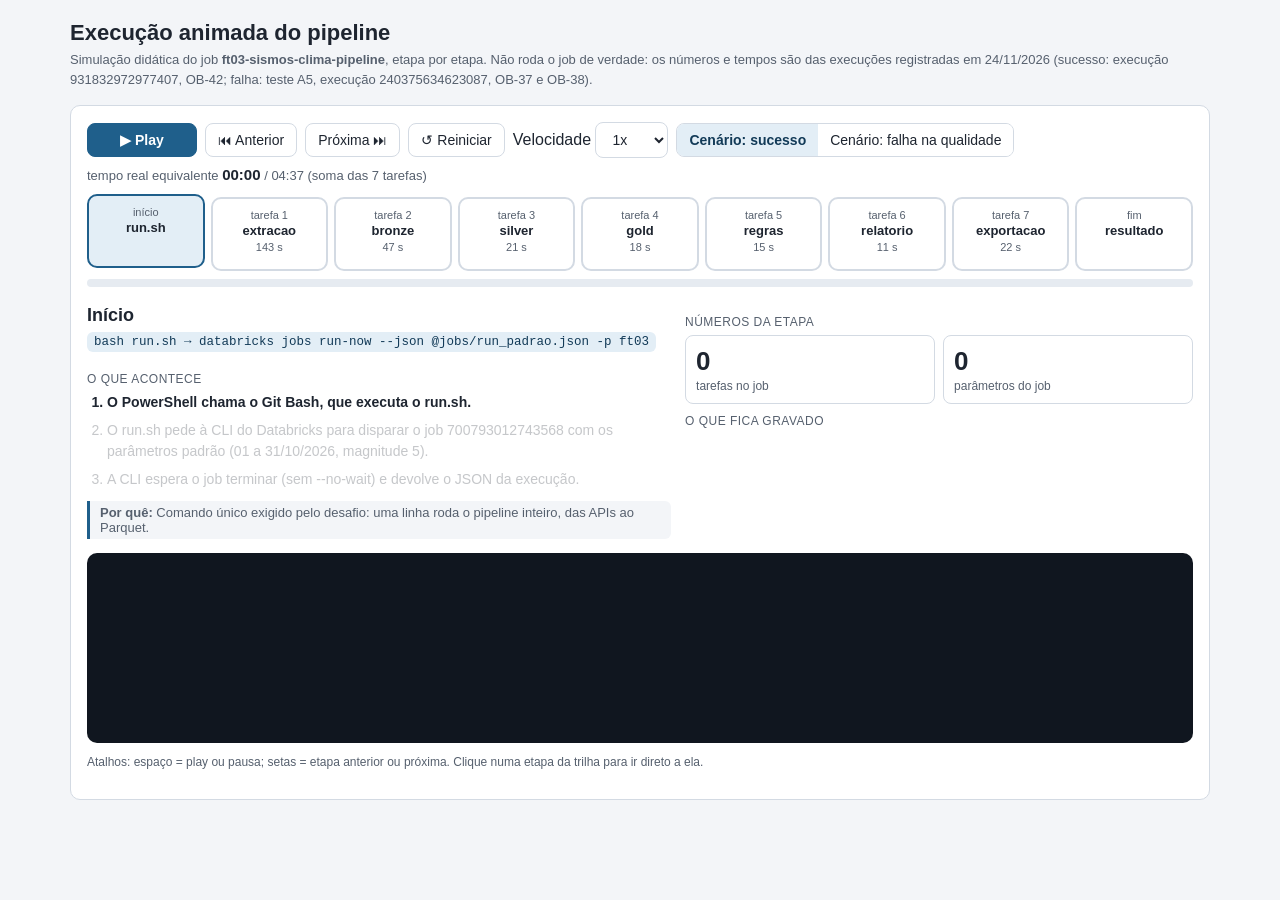
<file: docs/04-apresentacao/execucao-animada.html>
<!doctype html>
<html lang="pt-BR">
<head>
<meta charset="utf-8">
<meta name="viewport" content="width=device-width, initial-scale=1">
<title>Execução animada · Sismos × Clima no Databricks</title>
<style>
  :root {
    --fundo: #F3F5F8; --sup: #FFFFFF; --texto: #1E2530; --texto2: #56606E; --borda: #D3DAE3;
    --azul: #1F5F8B; --azul-esc: #123A57; --azul-cla: #E3EEF6; --verde: #427751; --verde-cla: #E8F3EA;
    --vermelho: #D43416; --vermelho-cla: #FBE9E6; --cinza: #A9B4C2; --amarelo: #FEBA02;
  }
  * { box-sizing: border-box; }
  body { margin: 0; font-family: Arial, Helvetica, sans-serif; color: var(--texto); background: var(--fundo); }
  .pagina { max-width: 1180px; margin: 0 auto; padding: 20px 20px 40px; }
  h1 { font-size: 22px; margin: 0 0 4px; }
  .sub { color: var(--texto2); font-size: 13px; margin: 0 0 16px; line-height: 1.5; }
  .cartao { background: var(--sup); border: 1px solid var(--borda); border-radius: 10px; padding: 16px; }
  .controles { display: flex; flex-wrap: wrap; gap: 8px; align-items: center; margin-bottom: 14px; }
  button, select { font: inherit; font-size: 14px; border-radius: 8px; border: 1px solid var(--borda); background: var(--sup); color: var(--texto); padding: 8px 12px; cursor: pointer; }
  button:hover { border-color: var(--azul); }
  button:focus-visible, select:focus-visible { outline: 3px solid var(--azul-cla); outline-offset: 1px; border-color: var(--azul); }
  button.primario { background: var(--azul); color: #fff; border-color: var(--azul); font-weight: bold; min-width: 110px; }
  button.primario:hover { background: var(--azul-esc); }
  .seg { display: inline-flex; border: 1px solid var(--borda); border-radius: 8px; overflow: hidden; }
  .seg button { border: 0; border-radius: 0; }
  .seg button[aria-pressed="true"] { background: var(--azul-cla); color: var(--azul-esc); font-weight: bold; }
  .seg button.falha[aria-pressed="true"] { background: var(--vermelho-cla); color: var(--vermelho); }
  .espaco { flex: 1; }
  .relogio { font-variant-numeric: tabular-nums; color: var(--texto2); font-size: 13px; }
  .relogio b { color: var(--texto); font-size: 15px; }
  /* trilha das etapas */
  .trilha { display: grid; grid-template-columns: repeat(9, 1fr); gap: 6px; margin-bottom: 8px; }
  .no { position: relative; border: 2px solid var(--borda); border-radius: 10px; background: var(--sup); padding: 10px 6px; text-align: center; min-height: 74px; cursor: pointer; transition: border-color .3s, background .3s, transform .3s; }
  .no .num { font-size: 11px; color: var(--texto2); }
  .no .nome { font-size: 13px; font-weight: bold; margin-top: 2px; word-break: break-word; }
  .no .seg-real { font-size: 11px; color: var(--texto2); margin-top: 3px; }
  .no .marca { position: absolute; top: -9px; right: -7px; width: 22px; height: 22px; border-radius: 50%; font-size: 13px; line-height: 22px; color: #fff; display: none; }
  .no.ativo { border-color: var(--azul); background: var(--azul-cla); transform: translateY(-3px); animation: pulso 1.4s infinite; }
  .no.feito { border-color: var(--verde); }
  .no.feito .marca { display: block; background: var(--verde); }
  .no.falhou { border-color: var(--vermelho); background: var(--vermelho-cla); }
  .no.falhou .marca { display: block; background: var(--vermelho); }
  .no.pulado { border-style: dashed; color: var(--cinza); background: #FAFBFC; }
  .no.pulado .nome, .no.pulado .num, .no.pulado .seg-real { color: var(--cinza); }
  @keyframes pulso { 0%,100% { box-shadow: 0 0 0 0 rgba(31,95,139,.35); } 50% { box-shadow: 0 0 0 7px rgba(31,95,139,0); } }
  .barra { height: 8px; background: #E6EBF1; border-radius: 4px; overflow: hidden; margin: 6px 0 18px; }
  .barra > span { display: block; height: 100%; width: 0; background: var(--azul); transition: width .2s linear; }
  .barra.falha > span { background: var(--vermelho); }
  /* painel da etapa */
  .painel { display: grid; grid-template-columns: 1.15fr 1fr; gap: 14px; }
  .painel h2 { font-size: 18px; margin: 0 0 2px; }
  .arquivo { font-family: Consolas, "Courier New", monospace; font-size: 12.5px; color: var(--azul-esc); background: var(--azul-cla); border-radius: 6px; padding: 3px 7px; display: inline-block; margin: 4px 0 10px; }
  .rotulo { font-size: 12px; text-transform: uppercase; letter-spacing: .04em; color: var(--texto2); margin: 10px 0 6px; }
  ol.passos { margin: 0; padding-left: 20px; }
  ol.passos li { margin: 0 0 8px; line-height: 1.45; font-size: 14px; opacity: .25; transition: opacity .4s; }
  ol.passos li.visivel { opacity: 1; }
  ol.passos li.atual { font-weight: bold; }
  .porque { margin-top: 12px; font-size: 13px; color: var(--texto2); border-left: 3px solid var(--azul); padding: 4px 10px; background: var(--fundo); border-radius: 0 6px 6px 0; }
  .metricas { display: grid; grid-template-columns: repeat(2, 1fr); gap: 8px; }
  .metrica { border: 1px solid var(--borda); border-radius: 8px; padding: 10px; }
  .metrica .v { font-size: 26px; font-weight: bold; font-variant-numeric: tabular-nums; }
  .metrica .r { font-size: 12px; color: var(--texto2); margin-top: 2px; }
  .metrica.ruim { border-color: var(--vermelho); background: var(--vermelho-cla); }
  .metrica.ruim .v { color: var(--vermelho); }
  .chips { display: flex; flex-wrap: wrap; gap: 6px; }
  .chip { font-family: Consolas, "Courier New", monospace; font-size: 12px; border: 1px solid var(--borda); border-radius: 14px; padding: 4px 9px; background: var(--sup); opacity: 0; transform: translateY(4px); transition: opacity .35s, transform .35s; }
  .chip.visivel { opacity: 1; transform: none; }
  .chip.ok { border-color: var(--verde); background: var(--verde-cla); }
  .chip.erro { border-color: var(--vermelho); background: var(--vermelho-cla); }
  /* terminal */
  .terminal { margin-top: 14px; background: #10161F; color: #D7E1EC; border-radius: 10px; padding: 12px 14px; font-family: Consolas, "Courier New", monospace; font-size: 12.5px; height: 190px; overflow-y: auto; line-height: 1.55; }
  .terminal .t { color: #7C8DA3; }
  .terminal .ok { color: #8BD39C; }
  .terminal .erro { color: #FF8A73; }
  .terminal .cmd { color: #9CC9F0; }
  .nota { font-size: 12px; color: var(--texto2); margin-top: 10px; line-height: 1.5; }
  .sr { position: absolute; width: 1px; height: 1px; overflow: hidden; clip: rect(0 0 0 0); }
  @media (max-width: 900px) {
    .trilha { grid-template-columns: repeat(3, 1fr); }
    .painel { grid-template-columns: 1fr; }
  }
  @media (prefers-reduced-motion: reduce) { .no.ativo { animation: none; } * { transition: none !important; } }
</style>
</head>
<body>
<div class="pagina">
  <h1>Execução animada do pipeline</h1>
  <p class="sub">Simulação didática do job <b>ft03-sismos-clima-pipeline</b>, etapa por etapa. Não roda o job de verdade: os números e tempos são das execuções registradas em 24/11/2026 (sucesso: execução 931832972977407, OB-42; falha: teste A5, execução 240375634623087, OB-37 e OB-38).</p>

  <div class="cartao">
    <div class="controles" role="toolbar" aria-label="Controles da animação">
      <button class="primario" id="btPlay" aria-label="Reproduzir">▶ Play</button>
      <button id="btAnt" aria-label="Etapa anterior">⏮ Anterior</button>
      <button id="btProx" aria-label="Próxima etapa">Próxima ⏭</button>
      <button id="btReini" aria-label="Reiniciar">↺ Reiniciar</button>
      <label>Velocidade <select id="selVel"><option value="0.5">0,5x</option><option value="1" selected>1x</option><option value="2">2x</option></select></label>
      <div class="seg" role="group" aria-label="Cenário">
        <button id="cenOk" aria-pressed="true">Cenário: sucesso</button>
        <button id="cenFalha" class="falha" aria-pressed="false">Cenário: falha na qualidade</button>
      </div>
      <span class="espaco"></span>
      <span class="relogio">tempo real equivalente <b id="relogio">00:00</b> / <span id="total">04:37 (soma das 7 tarefas)</span></span>
    </div>

    <div class="trilha" id="trilha"></div>
    <div class="barra" id="barra"><span></span></div>

    <div class="painel">
      <div>
        <h2 id="titulo"></h2>
        <span class="arquivo" id="arquivo"></span>
        <div class="rotulo">O que acontece</div>
        <ol class="passos" id="passos" aria-live="polite"></ol>
        <div class="porque" id="porque"></div>
      </div>
      <div>
        <div class="rotulo">Números da etapa</div>
        <div class="metricas" id="metricas"></div>
        <div class="rotulo">O que fica gravado</div>
        <div class="chips" id="chips"></div>
      </div>
    </div>

    <div class="terminal" id="terminal" role="log" aria-label="Saída simulada"></div>
    <p class="nota">Atalhos: espaço = play ou pausa; setas = etapa anterior ou próxima. Clique numa etapa da trilha para ir direto a ela.</p>
  </div>
</div>

<script>
(function () {
  "use strict";
  // Etapas do job. real = segundos do início ao fim da tarefa na execução 931832972977407 (OB-42).
  var ETAPAS = [
    { id: "runsh", nome: "run.sh", real: 0, arquivo: "bash run.sh  →  databricks jobs run-now --json @jobs/run_padrao.json -p ft03",
      passos: ["O PowerShell chama o Git Bash, que executa o run.sh.", "O run.sh pede à CLI do Databricks para disparar o job 700793012743568 com os parâmetros padrão (01 a 31/10/2026, magnitude 5).", "A CLI espera o job terminar (sem --no-wait) e devolve o JSON da execução."],
      porque: "Comando único exigido pelo desafio: uma linha roda o pipeline inteiro, das APIs ao Parquet.",
      metricas: [{ r: "tarefas no job", v: 7 }, { r: "parâmetros do job", v: 4 }],
      chips: ["job_id 700793012743568", "data_inicio 2026-10-01", "data_fim 2026-10-31", "magnitude_minima 5"],
      log: [["cmd", "PS> & \"C:\\Program Files\\Git\\bin\\bash.exe\" run.sh"], ["", "Disparando o job com jobs/run_padrao.json (perfil ft03)..."]] },
    { id: "extracao", nome: "extracao", real: 143, arquivo: "notebooks/01_extracao_bronze  +  src/sismos_clima/extract.py",
      passos: ["USGS count: quantos sismos M5+ existem no período (limite de 20.000 por consulta).", "USGS query: baixa o GeoJSON com os sismos, em ordem de tempo.", "limpar_raw: só depois de a USGS responder, apaga os JSON antigos do volume raw.", "Uma chamada ao Open-Meteo por sismo: clima do epicentro nas 24 horas do dia UTC, com 0,5 s entre chamadas.", "Erros 429, 5xx e timeout são repetidos com espera crescente; 400 para na hora.", "Grava extracao_relatorio.json com contagens e falhas."],
      porque: "Controle de taxa evita o excesso; retentativa trata a falha que acontece mesmo assim. O bruto fica guardado para reprocessar sem chamar as APIs de novo.",
      metricas: [{ r: "sismos (count da USGS)", v: 224, f: 89 }, { r: "chamadas às APIs", v: 226, f: 91 }, { r: "climas gravados", v: 224, f: 89 }, { r: "falhas de clima", v: 0 }],
      chips: ["raw/usgs/eventos_2026-10-01_2026-10-31.json", "raw/open_meteo/<evento_id>.json x 224", "raw/extracao_relatorio.json"],
      chipsFalha: ["raw/usgs/eventos_2026-10-01_2026-10-15.json", "raw/usgs/eventos_2026-10-01_2026-10-31.json (antigo, ficou)", "raw/open_meteo/<evento_id>.json", "raw/extracao_relatorio.json"],
      log: [["", "USGS count: 224 (maxAllowed 20000)"], ["", "USGS query: 224 features"], ["", "limpar_raw: JSON antigos apagados"], ["", "Open-Meteo: 224 chamadas, 0 falhas"], ["ok", "extracao SUCCESS"]],
      logFalha: [["", "USGS count: 89 (data_fim 2026-10-15)"], ["", "USGS query: 89 features"], ["erro", "raw ainda guarda o arquivo de 01 a 31/10 (antes da correção DT-09)"], ["", "Open-Meteo: 89 chamadas, 0 falhas"], ["ok", "extracao SUCCESS"]] },
    { id: "bronze", nome: "bronze", real: 47, arquivo: "sql/bronze/01_bronze",
      passos: ["read_files lê a pasta raw/usgs como tabela: 1 linha por arquivo, com a lista features dentro.", "read_files lê raw/open_meteo: 1 linha por sismo, com as listas hourly dentro.", "Acrescenta _arquivo (de onde veio) e _lido_em (quando foi lido). Nada é transformado."],
      porque: "A bronze é a cópia fiel do que a API devolveu. Se uma regra mudar, dá para refazer a silver sem nova chamada.",
      metricas: [{ r: "eventos dentro de usgs_resposta", v: 224, f: 313 }, { r: "linhas em meteo_resposta", v: 224 }, { r: "horas de clima (soma das listas)", v: 5376 }],
      chips: ["bronze.usgs_resposta", "bronze.meteo_resposta"],
      log: [["", "CREATE OR REPLACE TABLE bronze.usgs_resposta"], ["", "CREATE OR REPLACE TABLE bronze.meteo_resposta"], ["ok", "bronze SUCCESS"]],
      logFalha: [["", "bronze.usgs_resposta lê 2 arquivos: 224 + 89 = 313 eventos"], ["ok", "bronze SUCCESS"]] },
    { id: "silver", nome: "silver", real: 21, arquivo: "sql/silver/01_silver",
      passos: ["explode(features): cada sismo da lista vira uma linha.", "LATERAL VIEW posexplode(hourly.time): cada hora vira uma linha e guarda a posição; a posição lê temperatura, umidade, chuva, vento e pressão nas outras listas.", "T1: milissegundos e texto ISO viram TIMESTAMP, números viram DOUBLE.", "T2: sem id, instante, magnitude ou coordenada a linha é rejeitada; clima nulo continua nulo.", "T3: deduplicação, fica a versão mais recente de cada sismo e de cada hora."],
      porque: "O desafio pede o desaninhamento em SQL. A deduplicação é o que salva os dados quando o mesmo evento chega duas vezes.",
      metricas: [{ r: "sismos na silver", v: 224 }, { r: "horas de clima na silver", v: 5376 }, { r: "rejeitados", v: 0 }, { r: "duplicados removidos", v: 0, f: 89 }],
      chips: ["silver.sismos", "silver.clima_horario"],
      log: [["", "explode(features) → 224 sismos"], ["", "posexplode(hourly.time) → 5376 horas"], ["ok", "silver SUCCESS"]],
      logFalha: [["", "explode(features) → 313 linhas; deduplicação → 224 sismos"], ["ok", "silver SUCCESS"]] },
    { id: "gold", nome: "gold", real: 18, arquivo: "sql/gold/01_gold",
      passos: ["T4: JOIN de silver.sismos com silver.clima_horario por evento_id (o id vem do nome do arquivo de clima, não da coordenada).", "T5: horas_desde_sismo, periodo (antes, hora do sismo, depois), faixa de magnitude, média, amplitude e chuva do dia.", "Tabela PARTITIONED BY (ano, mes) com delta.parquet.compression.codec = SNAPPY."],
      porque: "O Open-Meteo ajusta a coordenada à grade (36.1078 virou 36.098415); por isso o JOIN usa o id do evento.",
      metricas: [{ r: "linhas na gold (224 x 24)", v: 5376 }, { r: "colunas", v: 22 }, { r: "linhas 'hora do sismo'", v: 224 }, { r: "faixas de magnitude", v: 3 }],
      chips: ["gold.sismo_clima_horario", "partição ano=2026/mes=10", "SNAPPY"],
      log: [["", "JOIN por evento_id → 5376 linhas"], ["ok", "gold SUCCESS"]] },
    { id: "regras", nome: "regras", real: 15, arquivo: "sql/quality/02_regras",
      passos: ["Calcula 10 regras em SQL: nulos (Q-02), unicidade (Q-04, Q-05a, Q-05b), intervalos (Q-06 a Q-08), completude (Q-09, Q-11) e consistência (Q-12).", "Grava o resultado de cada regra em gold.qualidade_regras.", "Roda o teste negativo: as mesmas expressões em dados inventados com defeito, para provar que detectam."],
      porque: "Zero violações nos dados reais não prova que a regra funciona; o teste negativo prova.",
      metricas: [{ r: "regras SQL", v: 10 }, { r: "violações", v: 0 }, { r: "testes negativos que detectaram", v: 10 }],
      chips: ["gold.qualidade_regras"],
      log: [["", "10 regras gravadas em gold.qualidade_regras"], ["ok", "regras SUCCESS"]] },
    { id: "relatorio", nome: "relatorio", real: 11, arquivo: "notebooks/04_qualidade  +  src/sismos_clima/quality.py",
      passos: ["Lê as 10 regras do SQL e soma as de Python: schema das 3 tabelas (Q-01a, Q-01b, Q-01c), taxa de nulos do clima (Q-03) e silver igual ao count da USGS (Q-10).", "Grava quality_report.json ANTES de decidir, para o diagnóstico ficar salvo mesmo na falha.", "exigir_aprovacao: se alguma regra de nível erro reprovou, a tarefa falha e a exportação não roda."],
      porque: "Política de falha: nada é publicado com dado reprovado, e o relatório explica o motivo.",
      metricas: [{ r: "regras no relatório", v: 15 }, { r: "Q-10: USGS x silver", v: "224 = 224", f: "89 ≠ 224", ruim: true }, { r: "violações na Q-10", v: 0, f: 135, ruim: true }, { r: "aprovado", v: "true", f: "false", ruim: true }],
      chips: ["gold.export/reports/quality_report.json", "aprovado: true"],
      chipsFalha: ["gold.export/reports/quality_report.json", "aprovado: false", "Q-10 reprovada: 135 violações"],
      log: [["", "quality_report.json gravado: 15 regras, 15 aprovadas"], ["ok", "relatorio SUCCESS"]],
      logFalha: [["", "quality_report.json gravado: Q-10 reprovada (89 contra 224)"], ["erro", "exigir_aprovacao: regra de erro reprovada"], ["erro", "relatorio FAILED (a plataforma repetiu a tarefa 3 vezes)"]], falhaAqui: true },
    { id: "exportacao", nome: "exportacao", real: 22, arquivo: "notebooks/05_exportacao",
      passos: ["Lê a gold e grava em Parquet: mode overwrite, partitionBy ano e mes, compression snappy.", "Lista os arquivos gravados: 1 .parquet em ano=2026/mes=10 e os arquivos de controle do Databricks.", "Lê o Parquet de volta: precisa ter as mesmas 5.376 linhas da gold.", "Abre o rodapé do arquivo com pyarrow: todas as colunas com compressão SNAPPY."],
      porque: "O nome .snappy.parquet e a propriedade da tabela não provam a compressão; o rodapé do arquivo prova.",
      metricas: [{ r: "linhas no Parquet", v: 5376 }, { r: "colunas no arquivo", v: 20 }, { r: "arquivos .parquet", v: 1 }, { r: "compressão no rodapé", v: "SNAPPY" }],
      chips: ["gold.export/dataset/ano=2026/mes=10/part-...snappy.parquet", "_SUCCESS", "_committed_<id>", "_started_<id>"],
      log: [["", "Parquet gravado em gold.export/dataset"], ["", "compressões no rodapé: {'SNAPPY'}"], ["ok", "exportacao SUCCESS"]],
      logFalha: [["t", "exportacao SKIPPED: depende de relatorio, que falhou"]] },
    { id: "fim", nome: "resultado", real: 0, arquivo: "run.sh: confere o result_state da execução",
      passos: ["A CLI devolve o JSON da execução com o estado de cada tarefa.", "O run.sh lê o primeiro result_state, que é o da execução inteira.", "SUCCESS: mostra onde está o relatório e sai com código 0. Outro estado: avisa e sai com código 1.", "Depois, databricks fs cp copia o Parquet e o relatório para output/ no repositório."],
      porque: "O databricks instalado pelo pip devolvia 0 mesmo na falha; conferir o result_state garante que quem chama o comando único saiba o resultado (OB-47).",
      metricas: [{ r: "result_state", v: "SUCCESS", f: "FAILED" }, { r: "código de saída", v: 0, f: 1 }, { r: "duração total (s)", v: 281, f: "—" }, { r: "tarefas SUCCESS", v: 7, f: 5 }],
      chips: ["output/dataset/ano=2026/mes=10/*.snappy.parquet", "output/reports/quality_report.json"],
      chipsFalha: ["nada publicado", "quality_report.json com o motivo"],
      log: [["ok", "\"result_state\": \"SUCCESS\""], ["ok", "Execução terminada com SUCCESS. Relatório: /Volumes/ft03_sismos_clima/gold/export/reports/quality_report.json"], ["cmd", "PS> $LASTEXITCODE"], ["ok", "0"]],
      logFalha: [["erro", "Error: failed to reach TERMINATED or SKIPPED ... (mensagem da CLI, como no teste da OB-47)"], ["erro", "O job não terminou em SUCCESS."], ["cmd", "PS> $LASTEXITCODE"], ["erro", "1"]] }
  ];

  var BASE_MS = 7000;           // duração de cada etapa na animação, em 1x
  var estado = { i: 0, t: 0, tocando: false, vel: 1, falha: false, ultimo: null, reqId: null, logFeito: {} };
  var $ = function (id) { return document.getElementById(id); };
  var trilha = $("trilha"), barra = $("barra"), term = $("terminal");

  // ------------------------------------------------ montagem da trilha
  ETAPAS.forEach(function (e, k) {
    var d = document.createElement("div");
    d.className = "no"; d.tabIndex = 0; d.setAttribute("role", "button");
    d.setAttribute("aria-label", "Etapa " + k + ": " + e.nome);
    d.innerHTML = '<span class="marca" aria-hidden="true"></span><div class="num">' + (k === 0 ? "início" : k === ETAPAS.length - 1 ? "fim" : "tarefa " + k) + '</div><div class="nome">' + e.nome + '</div><div class="seg-real">' + (e.real ? e.real + " s" : "&nbsp;") + "</div>";
    d.addEventListener("click", function () { irPara(k); });
    d.addEventListener("keydown", function (ev) { if (ev.key === "Enter") irPara(k); });
    trilha.appendChild(d);
  });

  function etapaFinalFalha() { for (var k = 0; k < ETAPAS.length; k++) if (ETAPAS[k].falhaAqui) return k; return -1; }
  function valor(m) { return estado.falha && m.f !== undefined ? m.f : m.v; }
  function fmt(n) { return typeof n === "number" ? n.toLocaleString("pt-BR") : n; }
  function mmss(s) { s = Math.round(s); return String(Math.floor(s / 60)).padStart(2, "0") + ":" + String(s % 60).padStart(2, "0"); }
  
  // ------------------------------------------------ desenho de uma etapa
  function montarEtapa() {
    var e = ETAPAS[estado.i], kf = etapaFinalFalha();
    $("titulo").textContent = (estado.i === 0 ? "Início" : estado.i === ETAPAS.length - 1 ? "Resultado" : "Tarefa " + estado.i + ": " + e.nome) + (e.real ? " · " + e.real + " s" : "");
    $("arquivo").textContent = e.arquivo;
    $("passos").innerHTML = e.passos.map(function (p) { return "<li>" + p + "</li>"; }).join("");
    $("porque").innerHTML = "<b>Por quê:</b> " + e.porque;
    $("metricas").innerHTML = e.metricas.map(function (m, j) {
      var ruim = estado.falha && (m.ruim || e.id === "fim") && m.f !== undefined;
      return '<div class="metrica' + (ruim ? " ruim" : "") + '"><div class="v" data-alvo="' + valor(m) + '">0</div><div class="r">' + m.r + "</div></div>";
    }).join("");
    var chips = (estado.falha && e.chipsFalha) ? e.chipsFalha : e.chips;
    $("chips").innerHTML = chips.map(function (c) {
      var cl = /reprovada|false|nada publicado/.test(c) ? " erro" : /aprovado: true|SNAPPY/.test(c) ? " ok" : "";
      return '<span class="chip' + cl + '">' + c + "</span>";
    }).join("");
    // estado visual da trilha
    var nos = trilha.children;
    for (var k = 0; k < nos.length; k++) {
      var n = nos[k]; n.className = "no";
      var marca = n.querySelector(".marca");
      if (estado.falha && kf >= 0 && k > kf && k < ETAPAS.length - 1) { n.className += " pulado"; marca.textContent = ""; continue; }
      if (k < estado.i) {
        if (estado.falha && k === kf) { n.className += " falhou"; marca.textContent = "✕"; }
        else { n.className += " feito"; marca.textContent = "✓"; }
      } else if (k === estado.i) n.className += " ativo";
    }
    barra.className = "barra" + (estado.falha && estado.i >= kf ? " falha" : "");
  }

  function logar(e) {
    var linhas = (estado.falha && e.logFalha) ? e.logFalha : e.log;
    var chave = estado.i + (estado.falha ? "f" : "s");
    if (estado.logFeito[chave]) return;
    estado.logFeito[chave] = true;
    linhas.forEach(function (l, j) {
      setTimeout(function () {
        var p = document.createElement("div");
        p.innerHTML = '<span class="t">[' + (estado.falha ? "--:--" : mmss(tempoReal())) + ']</span> <span class="' + (l[0] || "") + '">' + l[1].replace(/</g, "&lt;") + "</span>";
        term.appendChild(p); term.scrollTop = term.scrollHeight;
      }, j * 350 / estado.vel);
    });
  }

  // tempo real equivalente: soma das etapas anteriores + fração da atual
  function tempoReal() {
    var s = 0;
    for (var k = 0; k < estado.i; k++) s += ETAPAS[k].real;
    return s + ETAPAS[estado.i].real * Math.min(estado.t, 1);
  }

  // ------------------------------------------------ quadro a quadro
  function atualizar() {
    var e = ETAPAS[estado.i], t = Math.min(estado.t, 1);
    var lis = $("passos").children, n = lis.length;
    for (var k = 0; k < n; k++) {
      var vis = t >= k / n;
      lis[k].classList.toggle("visivel", vis);
      lis[k].classList.toggle("atual", vis && t < (k + 1) / n && t < 1);
    }
    $("metricas").querySelectorAll(".v").forEach(function (v) {
      var alvo = v.getAttribute("data-alvo"), num = Number(alvo);
      if (alvo === "" || isNaN(num)) v.textContent = t > 0.35 ? alvo : "…";
      else v.textContent = fmt(Math.round(num * Math.min(t / 0.8, 1)));
    });
    var chips = $("chips").children;
    for (var c = 0; c < chips.length; c++) chips[c].classList.toggle("visivel", t >= 0.3 + 0.6 * c / chips.length);
    if (t >= 0.5) logar(e);
    var kf = etapaFinalFalha();
    var ultimo = estado.falha ? kf + 1 : ETAPAS.length;
    var feito = (estado.i + t) / ultimo;
    barra.firstElementChild.style.width = Math.min(feito * 100, 100) + "%";
    $("relogio").textContent = estado.falha ? "—" : mmss(tempoReal());
  }

  function quadro(agora) {
    if (!estado.tocando) return;
    var dt = estado.ultimo == null ? 0 : agora - estado.ultimo;
    estado.ultimo = agora;
    estado.t += dt * estado.vel / BASE_MS;
    if (estado.t >= 1) {
      estado.t = 1; atualizar();
      var kf = etapaFinalFalha();
      var fim = estado.i >= ETAPAS.length - 1 || (estado.falha && estado.i === kf);
      if (estado.falha && estado.i === kf) { estado.i = ETAPAS.length - 1; estado.t = 0; montarEtapa(); marcarFalha(); atualizar(); estado.reqId = requestAnimationFrame(quadro); return; }
      if (fim) { pausar(); return; }
      estado.i++; estado.t = 0; montarEtapa();
    }
    atualizar();
    estado.reqId = requestAnimationFrame(quadro);
  }
  function marcarFalha() {
    var kf = etapaFinalFalha(), n = trilha.children[kf];
    n.className = "no falhou"; n.querySelector(".marca").textContent = "✕";
  }

  function tocar() {
    if (estado.i >= ETAPAS.length - 1 && estado.t >= 1) reiniciar();
    estado.tocando = true; estado.ultimo = null;
    $("btPlay").textContent = "⏸ Pausar"; $("btPlay").setAttribute("aria-label", "Pausar");
    estado.reqId = requestAnimationFrame(quadro);
  }
  function pausar() {
    estado.tocando = false; cancelAnimationFrame(estado.reqId);
    $("btPlay").textContent = estado.i >= ETAPAS.length - 1 && estado.t >= 1 ? "↺ De novo" : "▶ Play";
    $("btPlay").setAttribute("aria-label", "Reproduzir");
  }
  function irPara(k) {
    var kf = etapaFinalFalha();
    if (estado.falha && k > kf && k < ETAPAS.length - 1) k = ETAPAS.length - 1;
    // ao pular, registra no terminal as etapas anteriores ainda não escritas
    for (var j = 0; j < k; j++) { if (estado.falha && j > kf) continue; var si = estado.i, st = estado.t; estado.i = j; estado.t = 1; logar(ETAPAS[j]); estado.i = si; estado.t = st; }
    estado.i = k; estado.t = estado.tocando ? 0 : 1; montarEtapa();
    if (estado.falha && k === ETAPAS.length - 1) marcarFalha();
    atualizar();
  }
  function reiniciar() {
    pausar(); estado.i = 0; estado.t = 0; estado.logFeito = {}; term.innerHTML = "";
    montarEtapa(); atualizar(); $("btPlay").textContent = "▶ Play";
  }
  function anterior() {
    var k = estado.i - 1, kf = etapaFinalFalha();
    if (estado.falha && estado.i === ETAPAS.length - 1) k = kf;
    if (k >= 0) irPara(k);
  }
  function proxima() {
    var kf = etapaFinalFalha(), k = estado.i + 1;
    if (estado.falha && estado.i === kf) k = ETAPAS.length - 1;
    if (k < ETAPAS.length) irPara(k);
  }
  function cenario(falha) {
    estado.falha = falha;
    $("cenOk").setAttribute("aria-pressed", String(!falha));
    $("cenFalha").setAttribute("aria-pressed", String(falha));
    $("total").textContent = falha ? "tempos do teste A5 não registrados" : "04:37 (soma das 7 tarefas)";
    reiniciar();
  }

  $("btPlay").addEventListener("click", function () { estado.tocando ? pausar() : tocar(); });
  $("btAnt").addEventListener("click", function () { pausar(); anterior(); });
  $("btProx").addEventListener("click", function () { pausar(); proxima(); });
  $("btReini").addEventListener("click", reiniciar);
  $("selVel").addEventListener("change", function () { estado.vel = Number(this.value); });
  $("cenOk").addEventListener("click", function () { cenario(false); });
  $("cenFalha").addEventListener("click", function () { cenario(true); });
  document.addEventListener("keydown", function (ev) {
    if (ev.target.tagName === "SELECT") return;
    if (ev.key === " ") { ev.preventDefault(); estado.tocando ? pausar() : tocar(); }
    else if (ev.key === "ArrowRight") { pausar(); proxima(); }
    else if (ev.key === "ArrowLeft") { pausar(); anterior(); }
  });

  montarEtapa(); atualizar();
  window.__animacao = { estado: estado, ETAPAS: ETAPAS };  // usado só nos testes
})();
</script>
</body>
</html>
</file>
